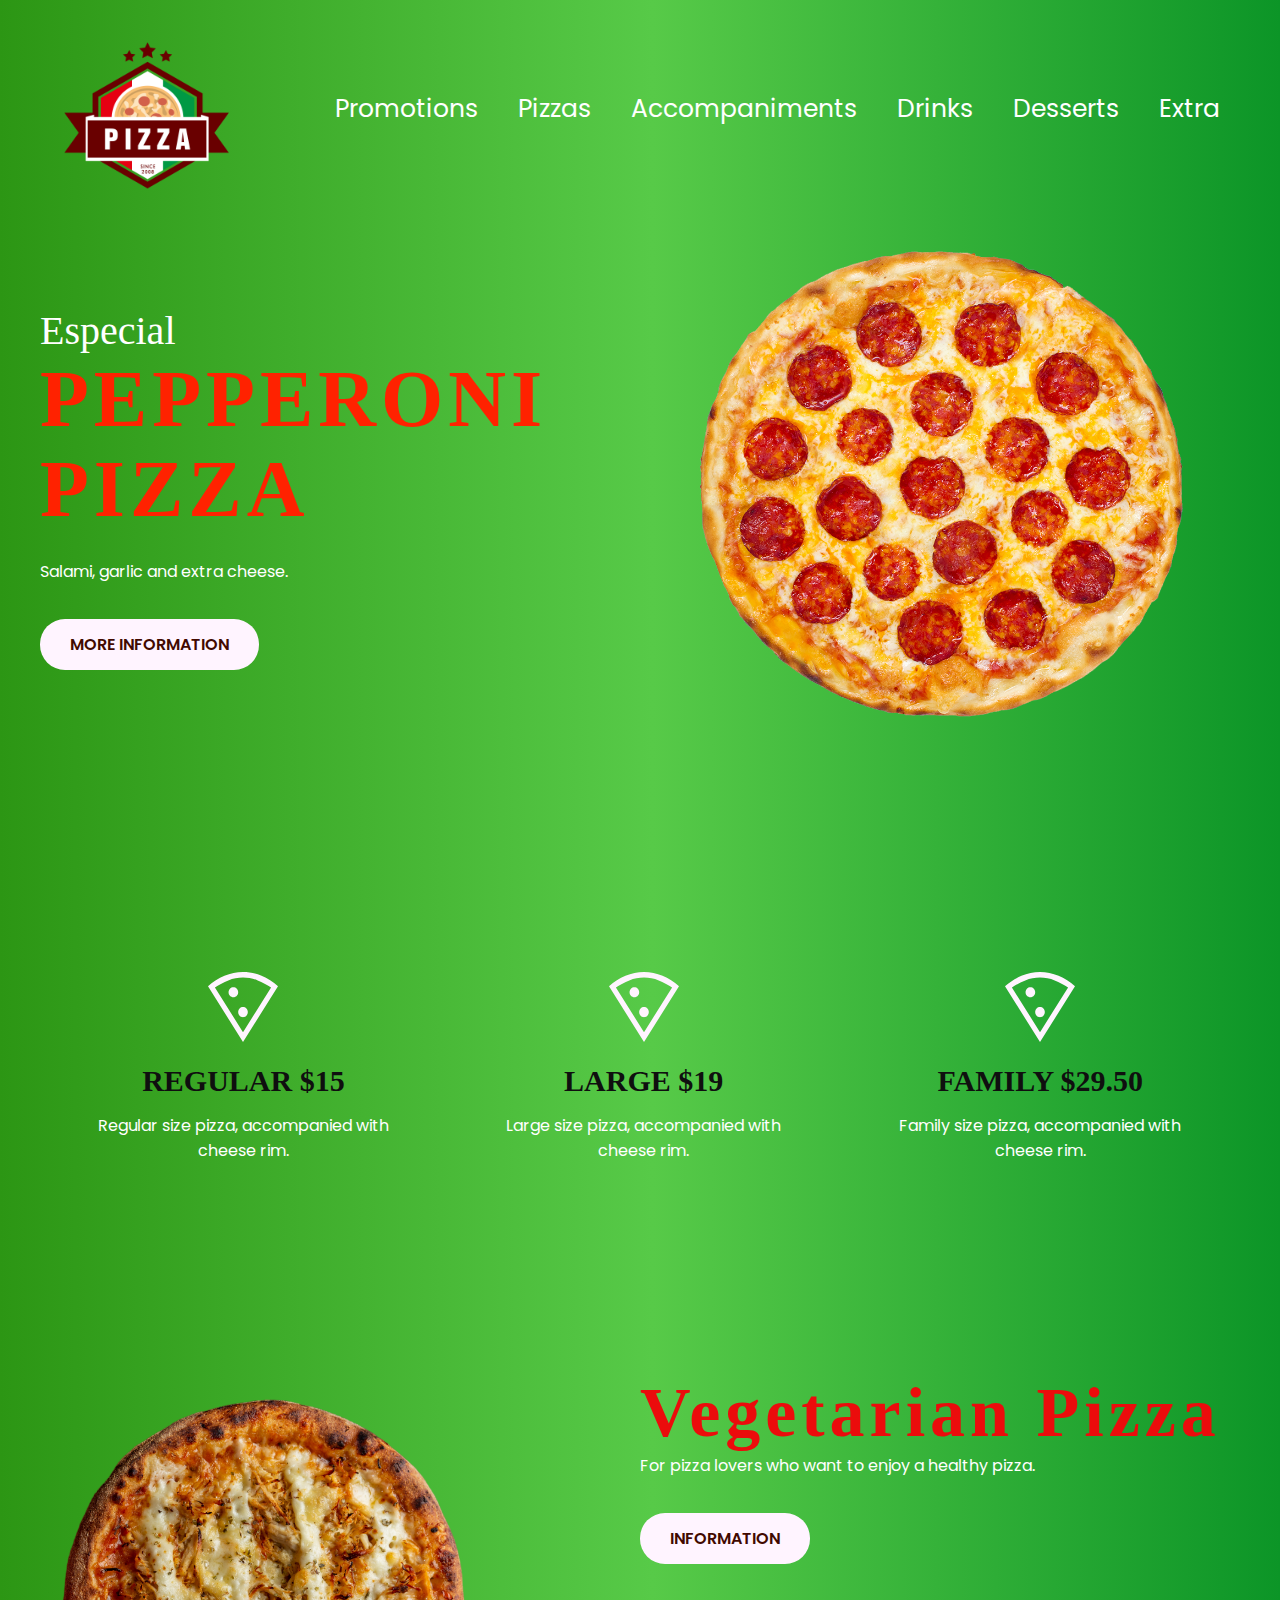
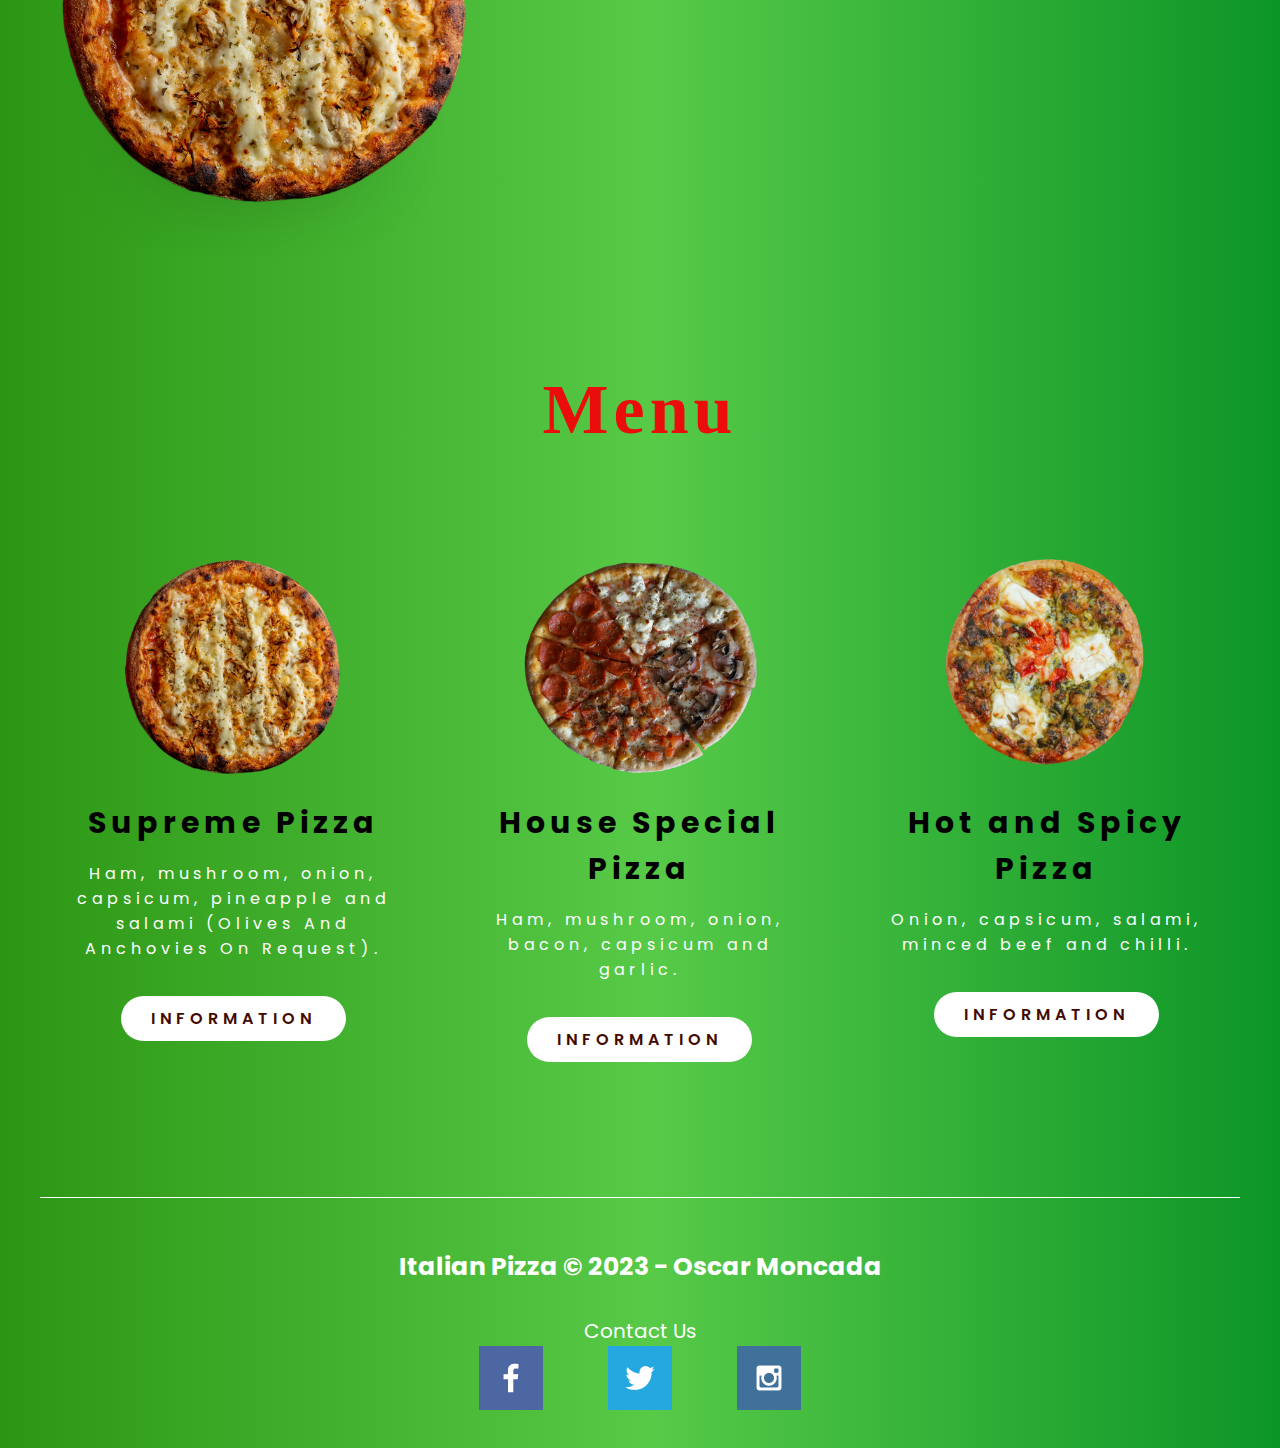
<file: index.html>
<!DOCTYPE html>
<html lang="en">
<head>
    <meta charset="UTF-8">
    <meta http-equiv="X-UA-Compatible" content="IE=edge">
    <meta name="viewport" content="width=device-width, initial-scale=1.0">
    <title>Document</title>
    <link rel="stylesheet" href="style.css">
</head>
<body>
    <header class="header">
        <div class="menu container">

            <a href="#" class="logo">
                <img class="logo" src="images/logo.png" alt="">
            </a>

            <nav class="navbar">

                <ul>
                    <li><a href="promotions.html">Promotions</a></li> 
                    <li><a href="pizzas.html">Pizzas</a></li> 
                    <li><a href="Accompaniments.html">Accompaniments</a></li> 
                    <li><a href="Drinks.html">Drinks</a></li> 
                    <li><a href="Desserts.html">Desserts</a></li> 
                    <li><a href="Extra.html">Extra</a></li> 
                </ul>

            </nav>

        </div>

        <div class="header-content container">

            <div class="header-txt">
                <span>Especial</span>
                <h1>Pepperoni Pizza</h1>
                <p>
                    Salami, garlic and extra cheese.
                </p>
                <a href="#" class="btn-1" >More Information</a>
            </div>
            <div class="header-img">
                <img src="images/peperoni.png" alt="">
            </div>

        </div>

    </header>

    <main class="services container">

        <div class="services-1">
            <img src="images/i1.svg" alt="">
            <h3>REGULAR $15</h3>
            <p>
                Regular size pizza, accompanied with cheese rim.
            </p>
        
        </div>

        <div class="services-1">
            <img src="images/i1.svg" alt="">
            <h3>LARGE $19 </h3>
            <p>
                Large size pizza, accompanied with cheese rim.
            </p>
        
        </div>

        <div class="services-1">
            <img src="images/i1.svg" alt="">
            <h3>FAMILY $29.50</h3>
            <p>
                Family size pizza, accompanied with cheese rim.
            </p>
        
        </div>

        
    </main>

    <section class="info container">

        <div class="info-1">
            <img src="images/bg-2.png" alt="">

        </div>

        <div class="info-2">

            <h2>Vegetarian Pizza</h2>

            <p>
                For pizza lovers who want to enjoy a healthy pizza.
            </p>
            <a href="#" class="btn-1">Information</a>

        </div>

    </section>


    <section class="pizza container">

        <h2>Menu</h2>

        <div class="pizza-content">

            <div class="pizza-1">
                <img src="images/piz1.png" alt="">
                <h3>Supreme Pizza</h3>

                <p>
                    Ham, mushroom, onion, capsicum, pineapple and salami (Olives And Anchovies On Request).
                </p>
                <a href="#" class="btn-2">Information</a>
            </div>

            <div class="pizza-1">
                <img src="images/piz2.png" alt="">
                <h3>House Special Pizza</h3>

                <p>
                    Ham, mushroom, onion, bacon, capsicum and garlic.
                </p>
                <a href="#" class="btn-2">Information</a>
            </div>

            <div class="pizza-1">
                <img src="images/piz3.png" alt="">
                <h3>Hot and Spicy Pizza</h3>

                <p>
                    Onion, capsicum, salami, minced beef and chilli.
                </p>
                <a href="#" class="btn-2">Information</a>
            </div>

        </div>

    </section>

    <footer class="footer container">

        <div class="link">
           <h3> Italian Pizza &copy; 2023 - Oscar Moncada </h3>
           <ul>
               <li><a href="#">Contact Us</a></li>
           </ul>

            <a href="https://facebook.com">
                <img src="images/facebook.png" alt="fb icon">
            </a>
            <a href="https://twitter.com">
                <img src="images/twitter.png" alt="twitter icon">
            </a>
            <a href="https://instagram.com">
                <img src="images/instagram.png" alt="instagram icon">
            </a>
        </div>


    </footer>

</body>

</html>
</file>
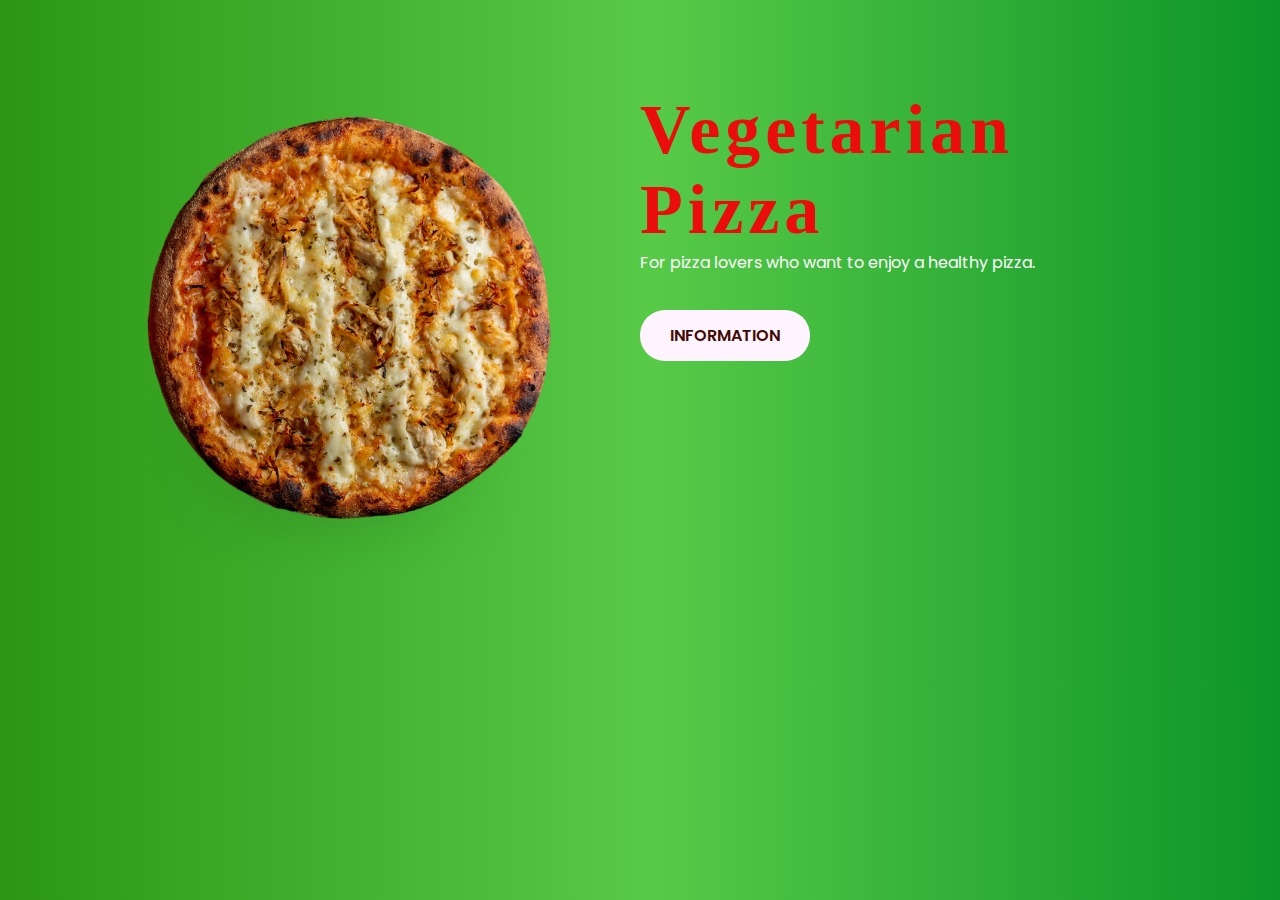
<file: Accompaniments.html>
<!DOCTYPE html>
<html lang="en">
<head>
    <meta charset="UTF-8">
    <meta http-equiv="X-UA-Compatible" content="IE=edge">
    <meta name="viewport" content="width=device-width, initial-scale=1.0">
    <title>Document</title>
    <link rel="stylesheet" href="style.css">
</head>
<body>
    <header class="header">


    <section class="info container">

        <div class="info-1">
            <img src="images/bg-2.png" alt="">

        </div>

        <div class="info-2">

            <h2>Vegetarian Pizza</h2>

            <p>
                For pizza lovers who want to enjoy a healthy pizza.
            </p>
            <a href="#" class="btn-1">Information</a>

        </div>

    </section>

    </header>

 

</body>

</html>
</file>
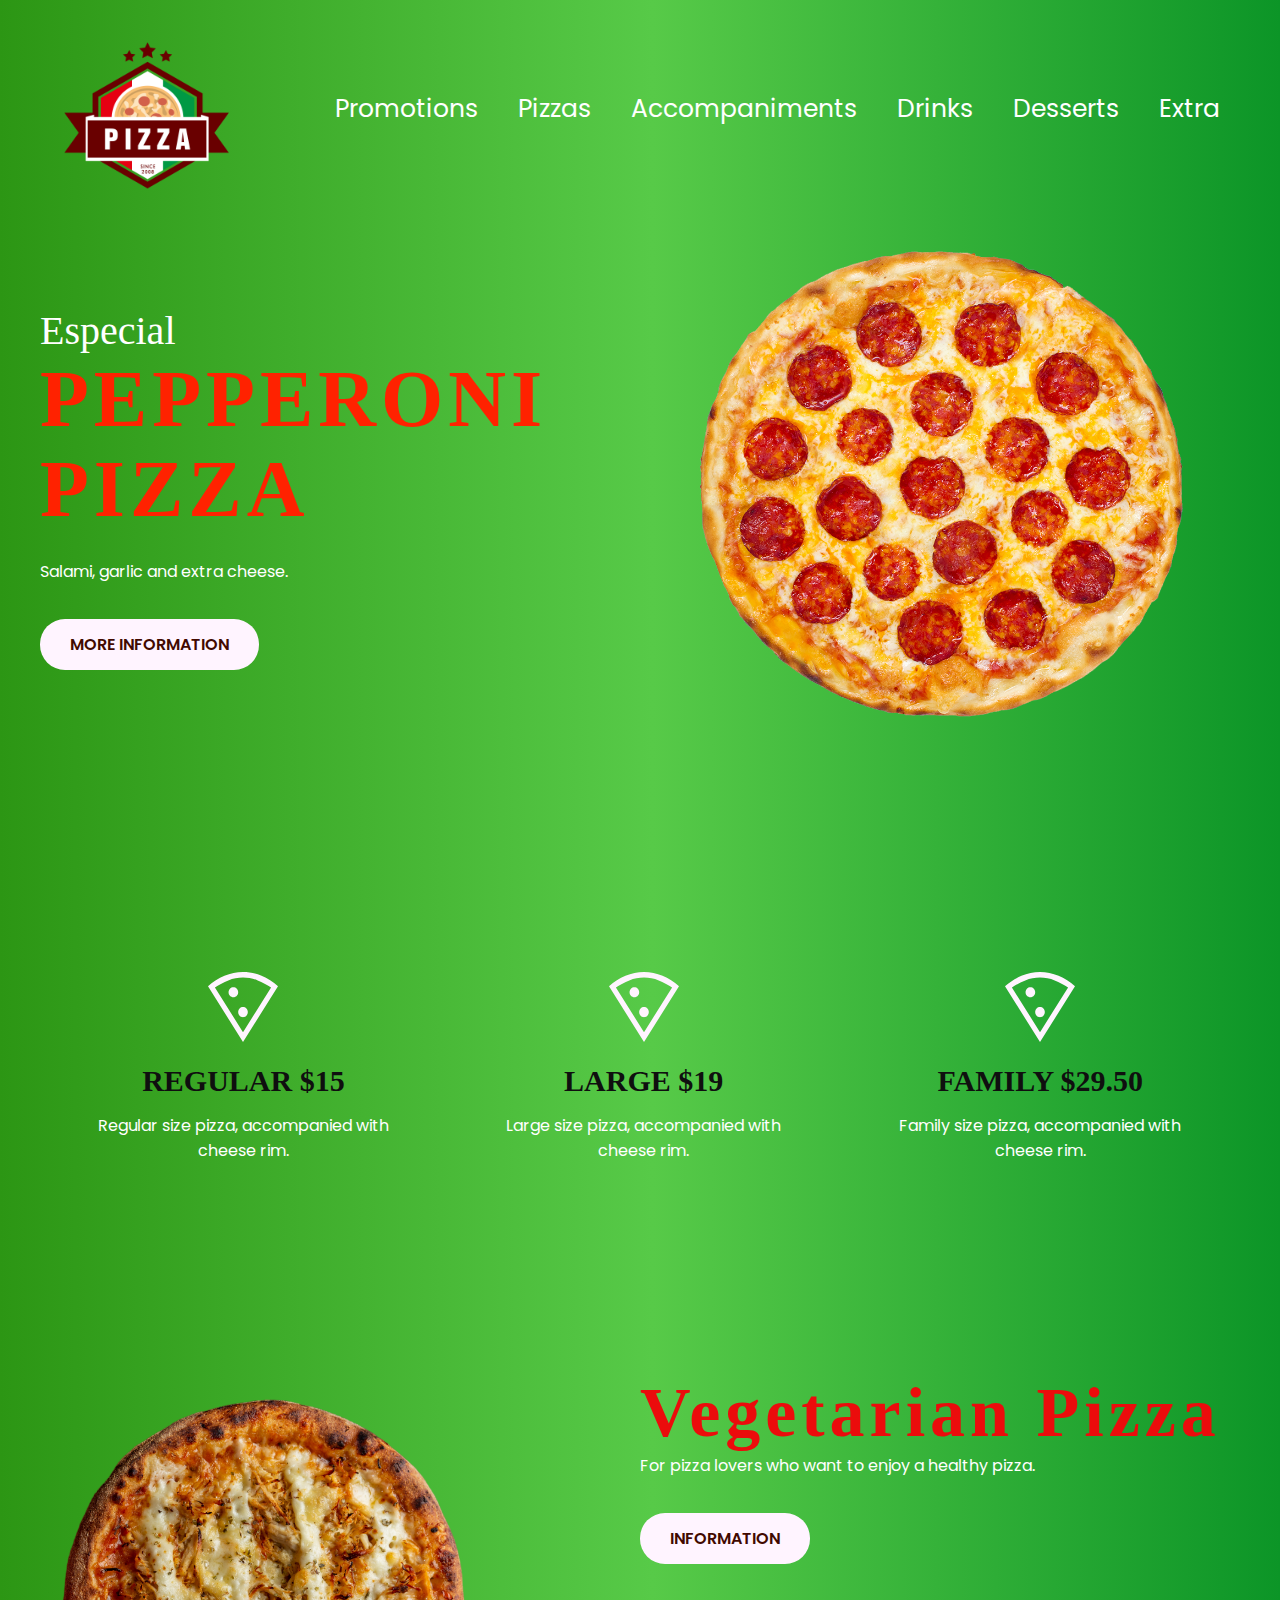
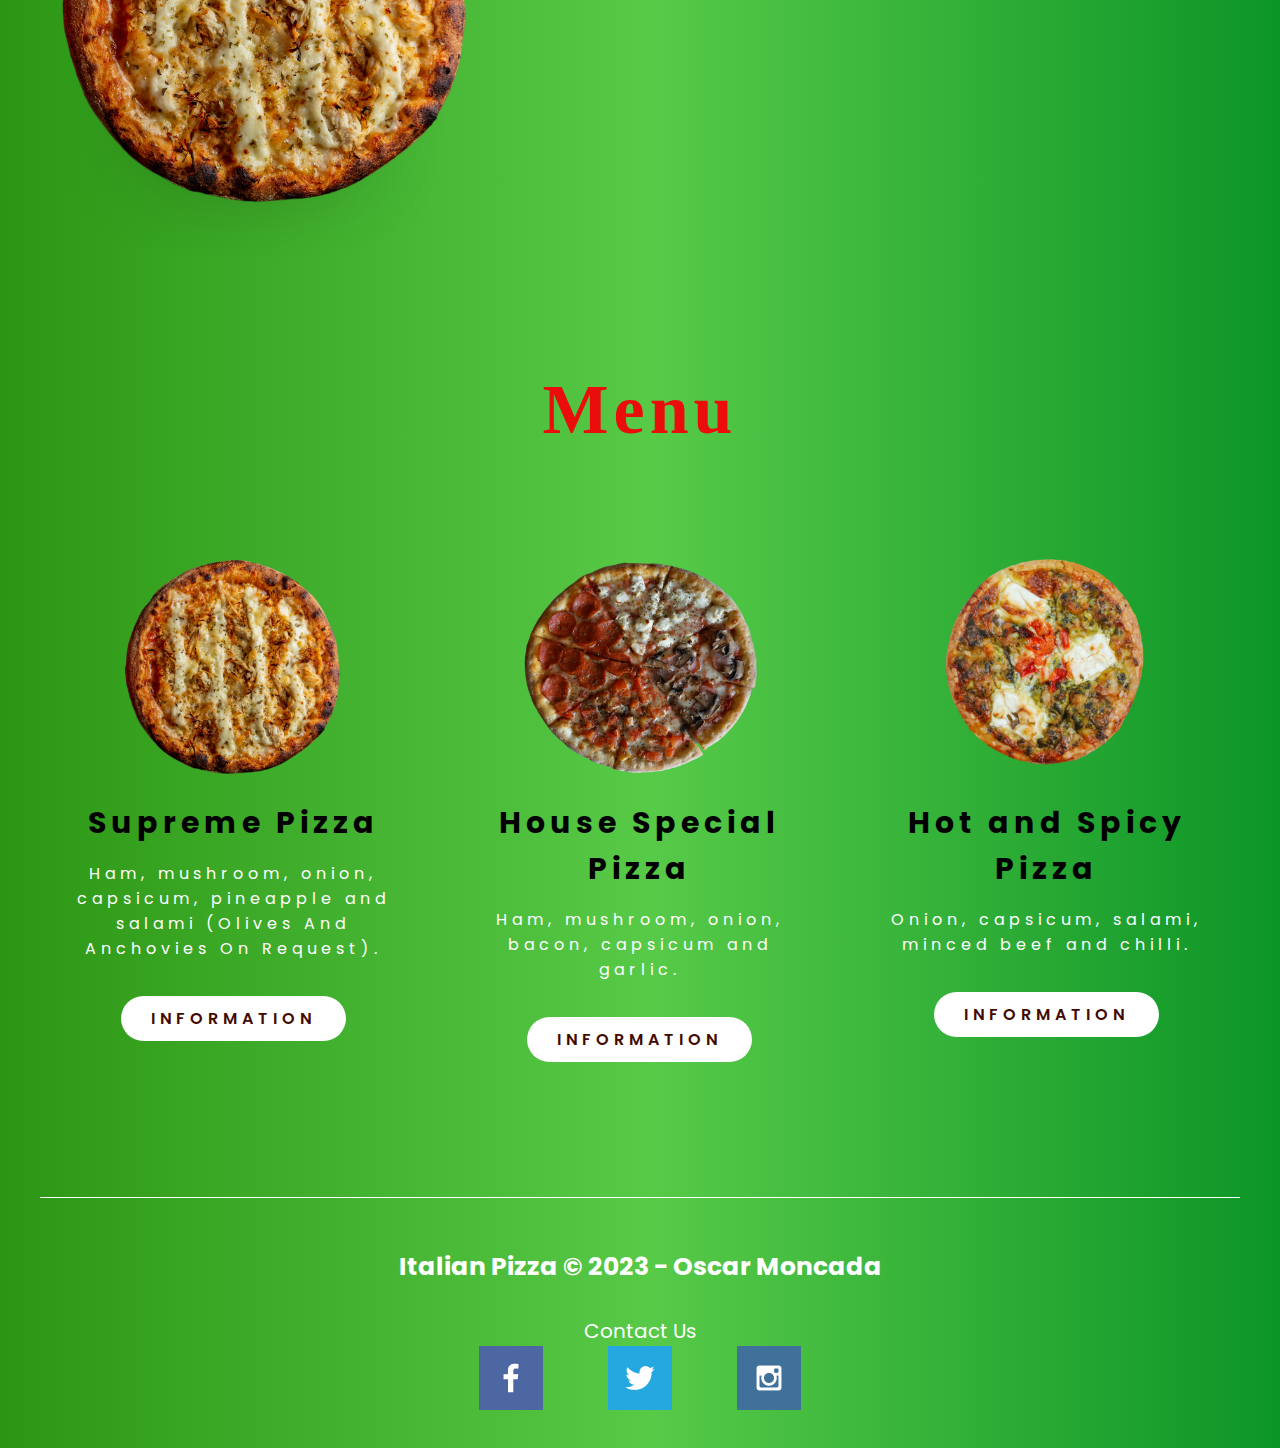
<file: Desserts.html>
<!DOCTYPE html>
<html lang="en">
<head>
    <meta charset="UTF-8">
    <meta http-equiv="X-UA-Compatible" content="IE=edge">
    <meta name="viewport" content="width=device-width, initial-scale=1.0">
    <title>Document</title>
    <link rel="stylesheet" href="style.css">
</head>
<body>
    <header class="header">
        <div class="menu container">

            <a href="#" class="logo">
                <img class="logo" src="images/logo.png" alt="">
            </a>

            <nav class="navbar">

                <ul>
                    <li><a href="promotions.html">Promotions</a></li> 
                    <li><a href="pizzas.html">Pizzas</a></li> 
                    <li><a href="Accompaniments.html">Accompaniments</a></li> 
                    <li><a href="Drinks.html">Drinks</a></li> 
                    <li><a href="index.html">Desserts</a></li> 
                    <li><a href="Extra.html">Extra</a></li>
                </ul>

            </nav>

        </div>

        <div class="header-content container">

            <div class="header-txt">
                <span>Especial</span>
                <h1>Pepperoni Pizza</h1>
                <p>
                    Salami, garlic and extra cheese.
                </p>
                <a href="#" class="btn-1" >More Information</a>
            </div>
            <div class="header-img">
                <img src="images/peperoni.png" alt="">
            </div>

        </div>

    </header>

    <main class="services container">

        <div class="services-1">
            <img src="images/i1.svg" alt="">
            <h3>REGULAR $15</h3>
            <p>
                Regular size pizza, accompanied with cheese rim.
            </p>
        
        </div>

        <div class="services-1">
            <img src="images/i1.svg" alt="">
            <h3>LARGE $19 </h3>
            <p>
                Large size pizza, accompanied with cheese rim.
            </p>
        
        </div>

        <div class="services-1">
            <img src="images/i1.svg" alt="">
            <h3>FAMILY $29.50</h3>
            <p>
                Family size pizza, accompanied with cheese rim.
            </p>
        
        </div>

        
    </main>

    <section class="info container">

        <div class="info-1">
            <img src="images/bg-2.png" alt="">

        </div>

        <div class="info-2">

            <h2>Vegetarian Pizza</h2>

            <p>
                For pizza lovers who want to enjoy a healthy pizza.
            </p>
            <a href="#" class="btn-1">Information</a>

        </div>

    </section>


    <section class="pizza container">

        <h2>Menu</h2>

        <div class="pizza-content">

            <div class="pizza-1">
                <img src="images/piz1.png" alt="">
                <h3>Supreme Pizza</h3>

                <p>
                    Ham, mushroom, onion, capsicum, pineapple and salami (Olives And Anchovies On Request).
                </p>
                <a href="#" class="btn-2">Information</a>
            </div>

            <div class="pizza-1">
                <img src="images/piz2.png" alt="">
                <h3>House Special Pizza</h3>

                <p>
                    Ham, mushroom, onion, bacon, capsicum and garlic.
                </p>
                <a href="#" class="btn-2">Information</a>
            </div>

            <div class="pizza-1">
                <img src="images/piz3.png" alt="">
                <h3>Hot and Spicy Pizza</h3>

                <p>
                    Onion, capsicum, salami, minced beef and chilli.
                </p>
                <a href="#" class="btn-2">Information</a>
            </div>

        </div>

    </section>

    <footer class="footer container">

        <div class="link">
           <h3> Italian Pizza &copy; 2023 - Oscar Moncada </h3>
           <ul>
               <li><a href="#">Contact Us</a></li>
           </ul>

            <a href="https://facebook.com">
                <img src="images/facebook.png" alt="fb icon">
            </a>
            <a href="https://twitter.com">
                <img src="images/twitter.png" alt="twitter icon">
            </a>
            <a href="https://instagram.com">
                <img src="images/instagram.png" alt="instagram icon">
            </a>
        </div>


    </footer>

</body>

</html>
</file>
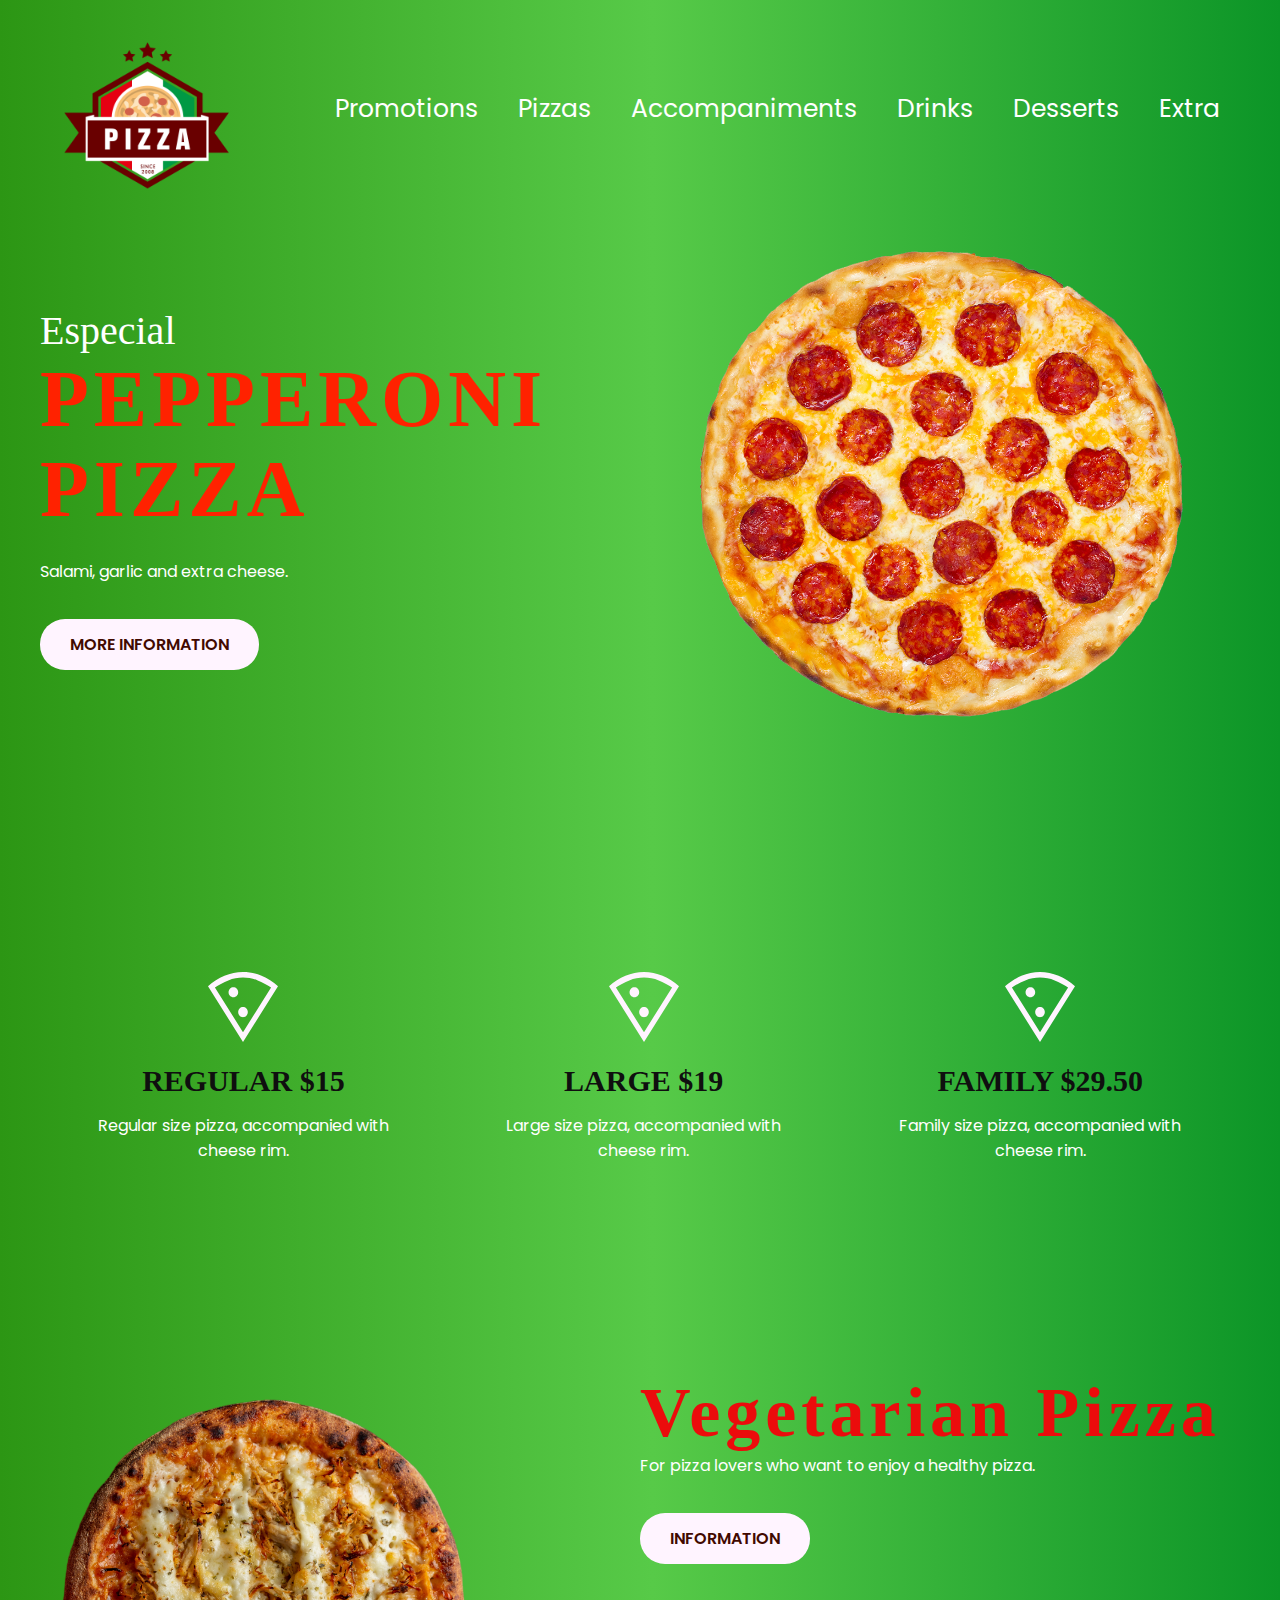
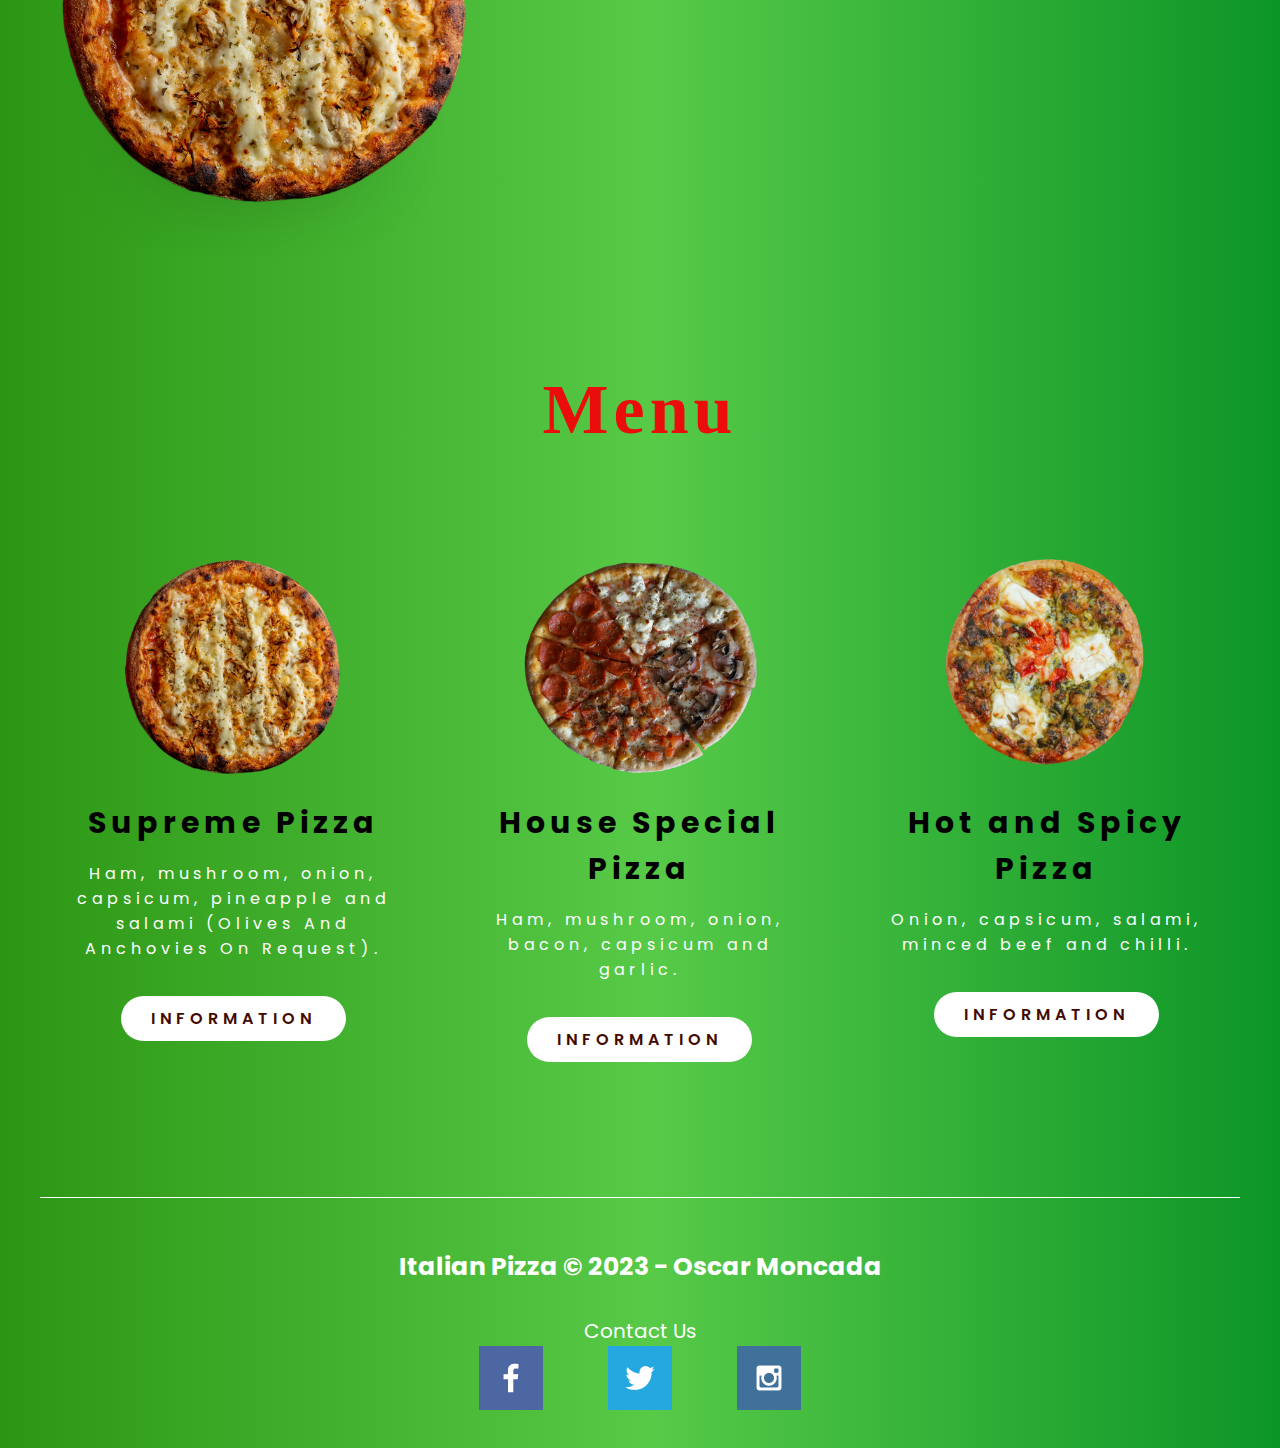
<file: Drinks.html>
<!DOCTYPE html>
<html lang="en">
<head>
    <meta charset="UTF-8">
    <meta http-equiv="X-UA-Compatible" content="IE=edge">
    <meta name="viewport" content="width=device-width, initial-scale=1.0">
    <title>Document</title>
    <link rel="stylesheet" href="style.css">
</head>
<body>
    <header class="header">
        <div class="menu container">

            <a href="#" class="logo">
                <img class="logo" src="images/logo.png" alt="">
            </a>

            <nav class="navbar">

                <ul>
                    <li><a href="promotions.html">Promotions</a></li> 
                    <li><a href="pizzas.html">Pizzas</a></li> 
                    <li><a href="Accompaniments.html">Accompaniments</a></li> 
                    <li><a href="index.html">Drinks</a></li> 
                    <li><a href="Desserts.html">Desserts</a></li> 
                    <li><a href="Extra.html">Extra</a></li>
                </ul>

            </nav>

        </div>

        <div class="header-content container">

            <div class="header-txt">
                <span>Especial</span>
                <h1>Pepperoni Pizza</h1>
                <p>
                    Salami, garlic and extra cheese.
                </p>
                <a href="#" class="btn-1" >More Information</a>
            </div>
            <div class="header-img">
                <img src="images/peperoni.png" alt="">
            </div>

        </div>

    </header>

    <main class="services container">

        <div class="services-1">
            <img src="images/i1.svg" alt="">
            <h3>REGULAR $15</h3>
            <p>
                Regular size pizza, accompanied with cheese rim.
            </p>
        
        </div>

        <div class="services-1">
            <img src="images/i1.svg" alt="">
            <h3>LARGE $19 </h3>
            <p>
                Large size pizza, accompanied with cheese rim.
            </p>
        
        </div>

        <div class="services-1">
            <img src="images/i1.svg" alt="">
            <h3>FAMILY $29.50</h3>
            <p>
                Family size pizza, accompanied with cheese rim.
            </p>
        
        </div>

        
    </main>

    <section class="info container">

        <div class="info-1">
            <img src="images/bg-2.png" alt="">

        </div>

        <div class="info-2">

            <h2>Vegetarian Pizza</h2>

            <p>
                For pizza lovers who want to enjoy a healthy pizza.
            </p>
            <a href="#" class="btn-1">Information</a>

        </div>

    </section>


    <section class="pizza container">

        <h2>Menu</h2>

        <div class="pizza-content">

            <div class="pizza-1">
                <img src="images/piz1.png" alt="">
                <h3>Supreme Pizza</h3>

                <p>
                    Ham, mushroom, onion, capsicum, pineapple and salami (Olives And Anchovies On Request).
                </p>
                <a href="#" class="btn-2">Information</a>
            </div>

            <div class="pizza-1">
                <img src="images/piz2.png" alt="">
                <h3>House Special Pizza</h3>

                <p>
                    Ham, mushroom, onion, bacon, capsicum and garlic.
                </p>
                <a href="#" class="btn-2">Information</a>
            </div>

            <div class="pizza-1">
                <img src="images/piz3.png" alt="">
                <h3>Hot and Spicy Pizza</h3>

                <p>
                    Onion, capsicum, salami, minced beef and chilli.
                </p>
                <a href="#" class="btn-2">Information</a>
            </div>

        </div>

    </section>

    <footer class="footer container">

        <div class="link">
           <h3> Italian Pizza &copy; 2023 - Oscar Moncada </h3>
           <ul>
               <li><a href="#">Contact Us</a></li>
           </ul>

            <a href="https://facebook.com">
                <img src="images/facebook.png" alt="fb icon">
            </a>
            <a href="https://twitter.com">
                <img src="images/twitter.png" alt="twitter icon">
            </a>
            <a href="https://instagram.com">
                <img src="images/instagram.png" alt="instagram icon">
            </a>
        </div>


    </footer>

</body>

</html>
</file>
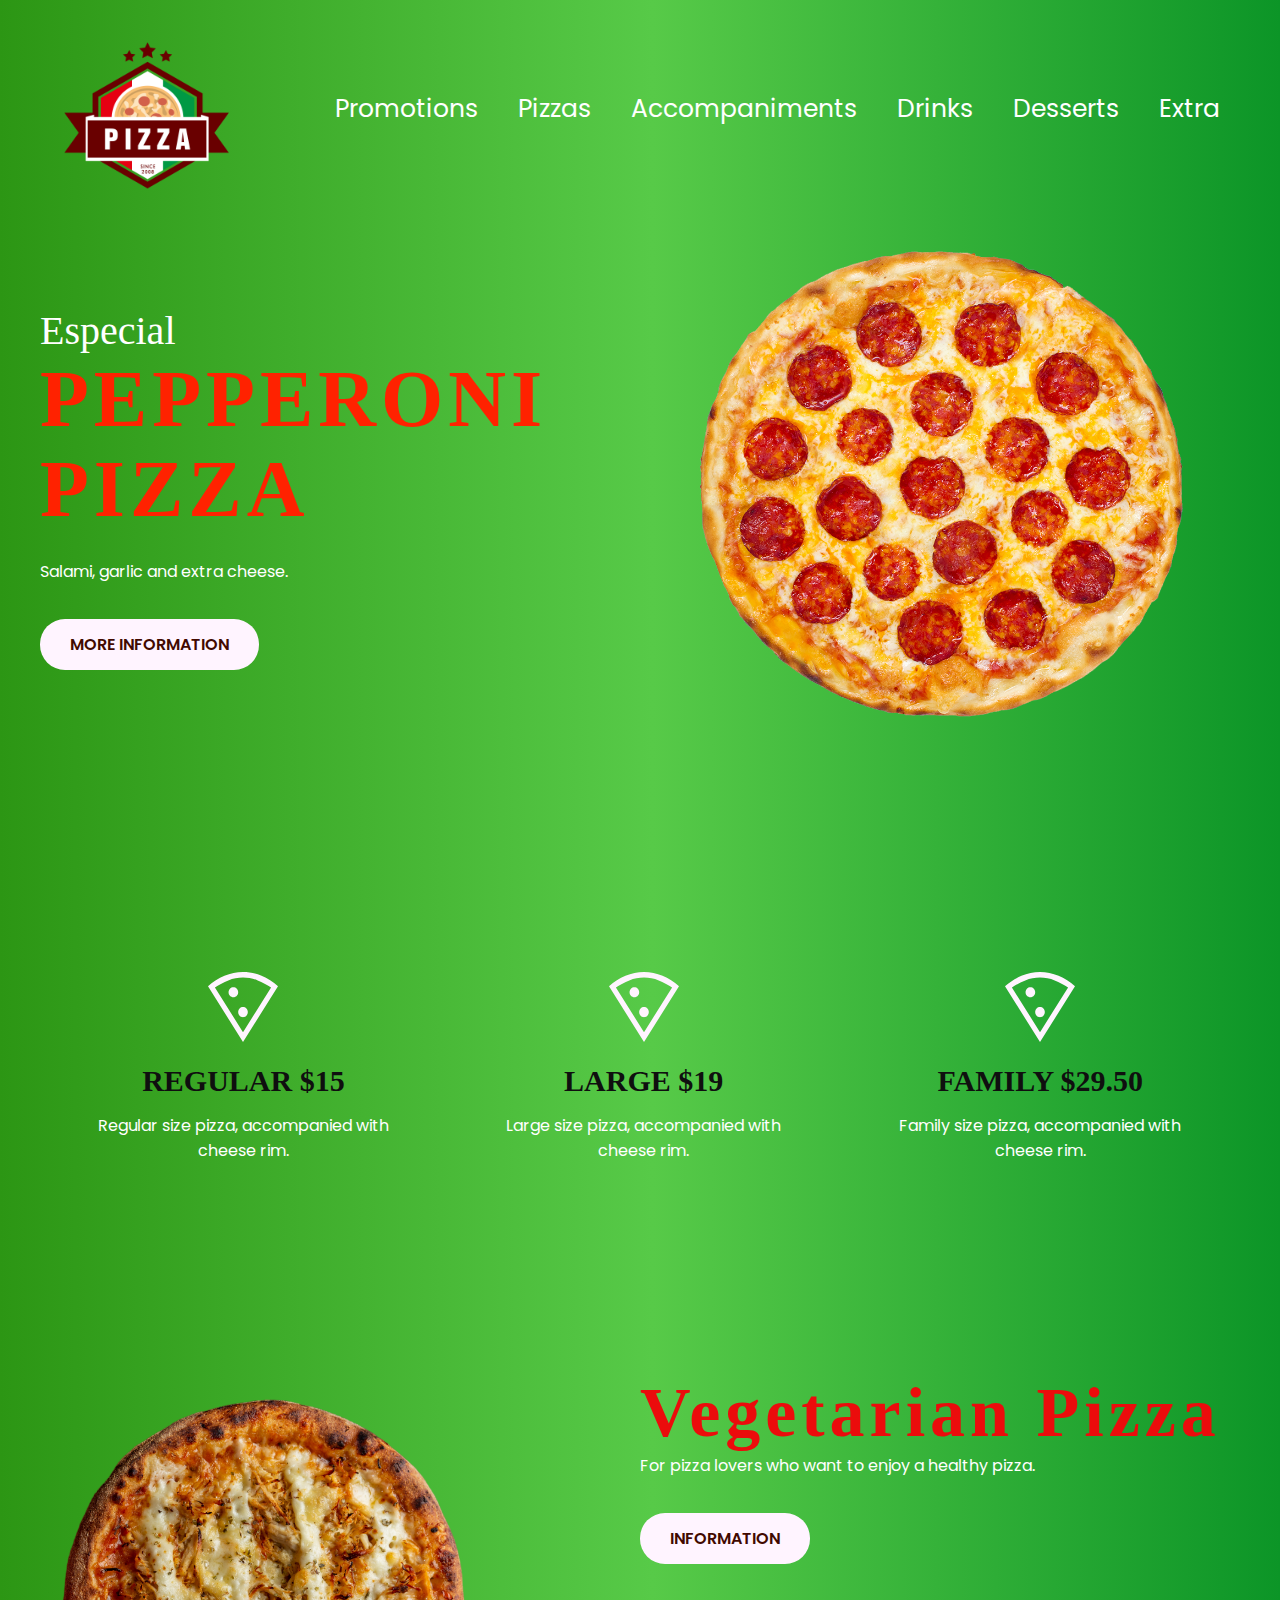
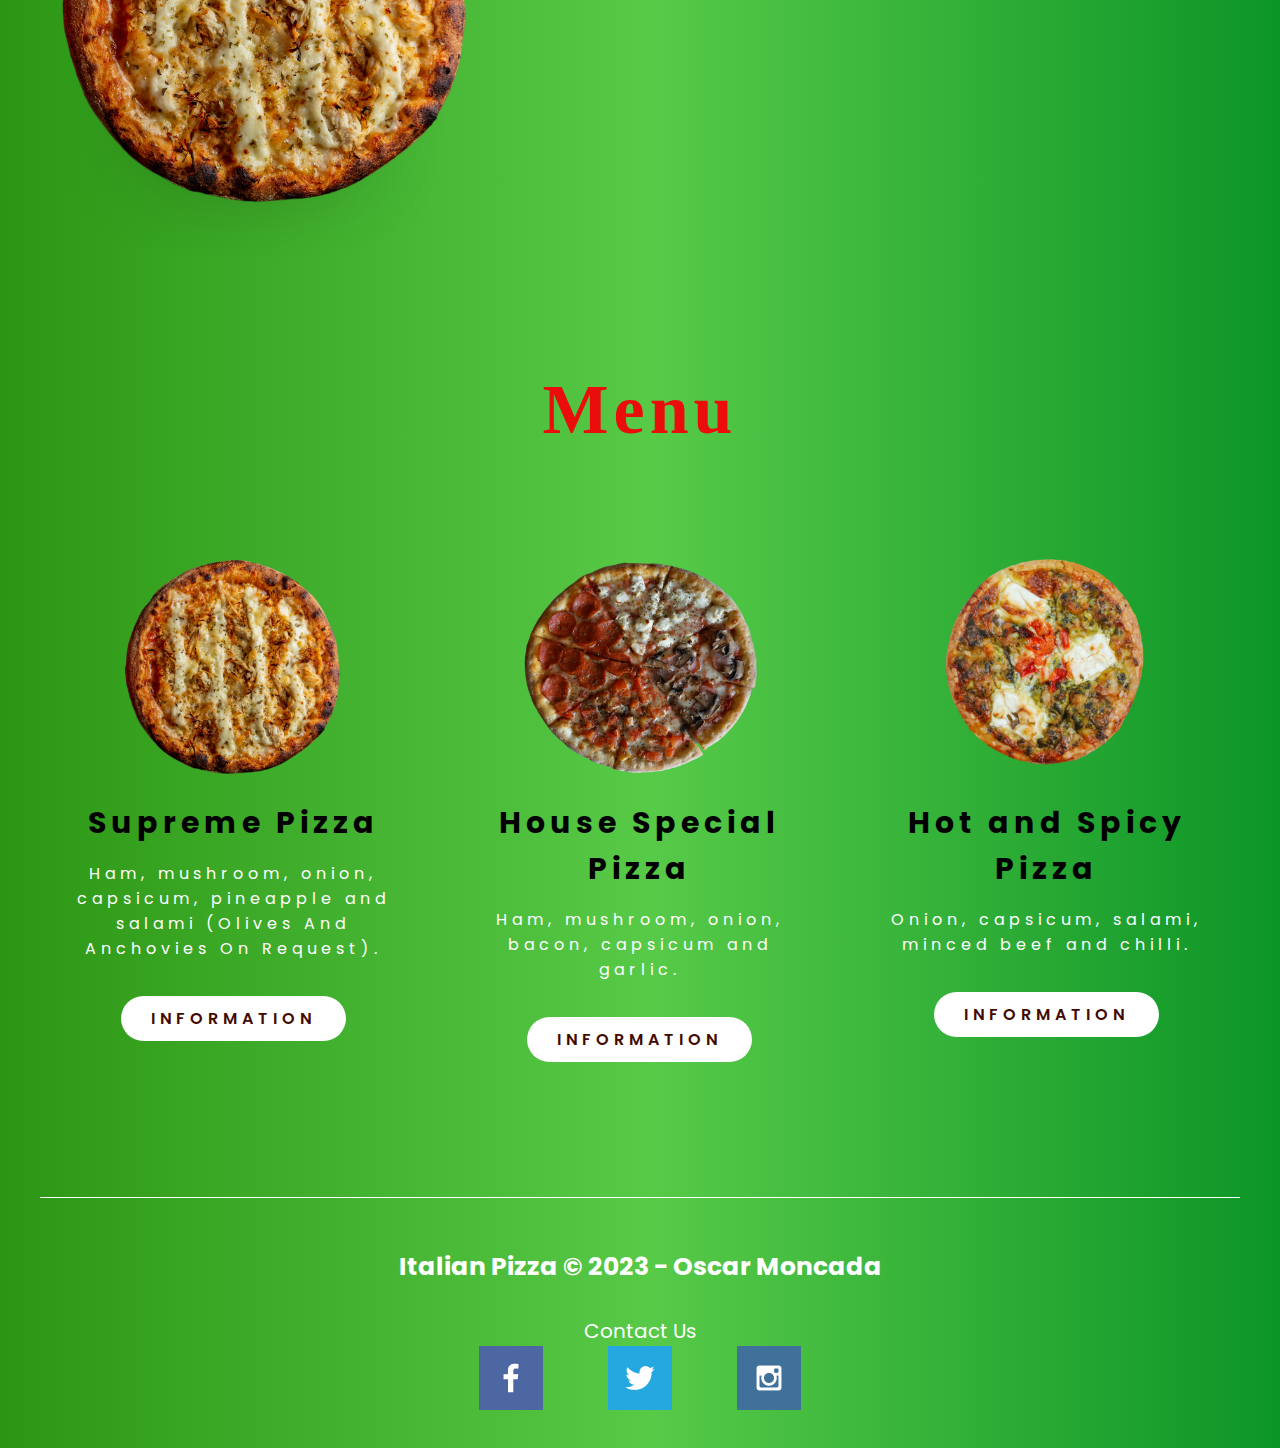
<file: Extra.html>
<!DOCTYPE html>
<html lang="en">
<head>
    <meta charset="UTF-8">
    <meta http-equiv="X-UA-Compatible" content="IE=edge">
    <meta name="viewport" content="width=device-width, initial-scale=1.0">
    <title>Document</title>
    <link rel="stylesheet" href="style.css">
</head>
<body>
    <header class="header">
        <div class="menu container">

            <a href="#" class="logo">
                <img class="logo" src="images/logo.png" alt="">
            </a>

            <nav class="navbar">

                <ul>
                    <li><a href="promotions.html">Promotions</a></li> 
                    <li><a href="pizzas.html">Pizzas</a></li> 
                    <li><a href="Accompaniments.html">Accompaniments</a></li> 
                    <li><a href="Drinks.html">Drinks</a></li> 
                    <li><a href="Desserts.html">Desserts</a></li> 
                    <li><a href="index.html">Extra</a></li>
                </ul>

            </nav>

        </div>

        <div class="header-content container">

            <div class="header-txt">
                <span>Especial</span>
                <h1>Pepperoni Pizza</h1>
                <p>
                    Salami, garlic and extra cheese.
                </p>
                <a href="#" class="btn-1" >More Information</a>
            </div>
            <div class="header-img">
                <img src="images/peperoni.png" alt="">
            </div>

        </div>

    </header>

    <main class="services container">

        <div class="services-1">
            <img src="images/i1.svg" alt="">
            <h3>REGULAR $15</h3>
            <p>
                Regular size pizza, accompanied with cheese rim.
            </p>
        
        </div>

        <div class="services-1">
            <img src="images/i1.svg" alt="">
            <h3>LARGE $19 </h3>
            <p>
                Large size pizza, accompanied with cheese rim.
            </p>
        
        </div>

        <div class="services-1">
            <img src="images/i1.svg" alt="">
            <h3>FAMILY $29.50</h3>
            <p>
                Family size pizza, accompanied with cheese rim.
            </p>
        
        </div>

        
    </main>

    <section class="info container">

        <div class="info-1">
            <img src="images/bg-2.png" alt="">

        </div>

        <div class="info-2">

            <h2>Vegetarian Pizza</h2>

            <p>
                For pizza lovers who want to enjoy a healthy pizza.
            </p>
            <a href="#" class="btn-1">Information</a>

        </div>

    </section>


    <section class="pizza container">

        <h2>Menu</h2>

        <div class="pizza-content">

            <div class="pizza-1">
                <img src="images/piz1.png" alt="">
                <h3>Supreme Pizza</h3>

                <p>
                    Ham, mushroom, onion, capsicum, pineapple and salami (Olives And Anchovies On Request).
                </p>
                <a href="#" class="btn-2">Information</a>
            </div>

            <div class="pizza-1">
                <img src="images/piz2.png" alt="">
                <h3>House Special Pizza</h3>

                <p>
                    Ham, mushroom, onion, bacon, capsicum and garlic.
                </p>
                <a href="#" class="btn-2">Information</a>
            </div>

            <div class="pizza-1">
                <img src="images/piz3.png" alt="">
                <h3>Hot and Spicy Pizza</h3>

                <p>
                    Onion, capsicum, salami, minced beef and chilli.
                </p>
                <a href="#" class="btn-2">Information</a>
            </div>

        </div>

    </section>

    <footer class="footer container">

        <div class="link">
           <h3> Italian Pizza &copy; 2023 - Oscar Moncada </h3>
           <ul>
               <li><a href="#">Contact Us</a></li>
           </ul>

            <a href="https://facebook.com">
                <img src="images/facebook.png" alt="fb icon">
            </a>
            <a href="https://twitter.com">
                <img src="images/twitter.png" alt="twitter icon">
            </a>
            <a href="https://instagram.com">
                <img src="images/instagram.png" alt="instagram icon">
            </a>
        </div>


    </footer>

</body>

</html>
</file>
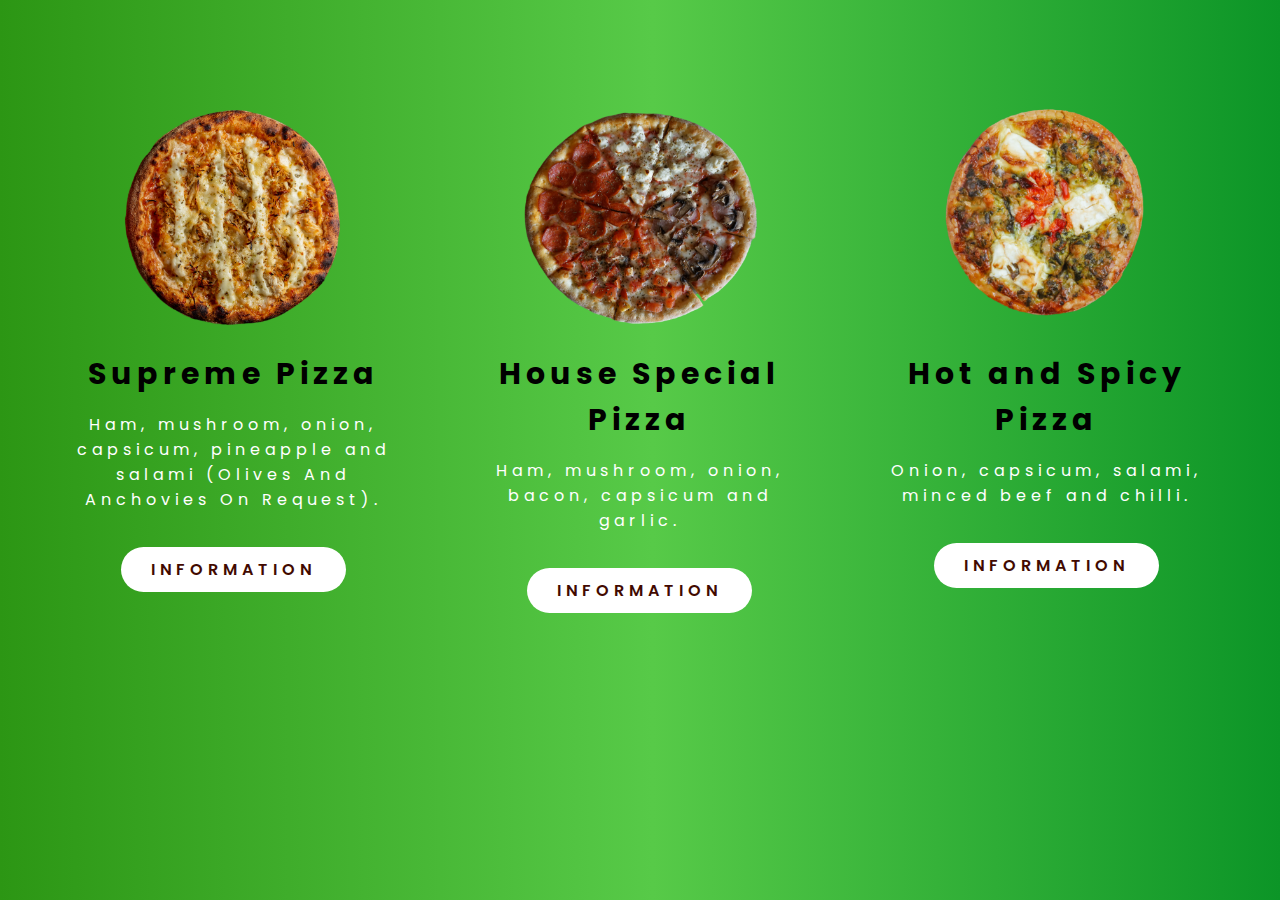
<file: pizzas.html>
<!DOCTYPE html>
<html lang="en">
<head>
    <meta charset="UTF-8">
    <meta http-equiv="X-UA-Compatible" content="IE=edge">
    <meta name="viewport" content="width=device-width, initial-scale=1.0">
    <title>Document</title>
    <link rel="stylesheet" href="style.css">
</head>
<body>
    <header class="header">

    <section class="pizza container">

        <h2></h2>

        <div class="pizza-content">

            <div class="pizza-1">
                <img src="images/piz1.png" alt="">
                <h3>Supreme Pizza</h3>

                <p>
                    Ham, mushroom, onion, capsicum, pineapple and salami (Olives And Anchovies On Request).
                </p>
                <a href="#" class="btn-2">Information</a>
            </div>

            <div class="pizza-1">
                <img src="images/piz2.png" alt="">
                <h3>House Special Pizza</h3>

                <p>
                    Ham, mushroom, onion, bacon, capsicum and garlic.
                </p>
                <a href="#" class="btn-2">Information</a>
            </div>

            <div class="pizza-1">
                <img src="images/piz3.png" alt="">
                <h3>Hot and Spicy Pizza</h3>

                <p>
                    Onion, capsicum, salami, minced beef and chilli.
                </p>
                <a href="#" class="btn-2">Information</a>
            </div>

        </div>

    </section>

    </header>

</body>

</html>
</file>
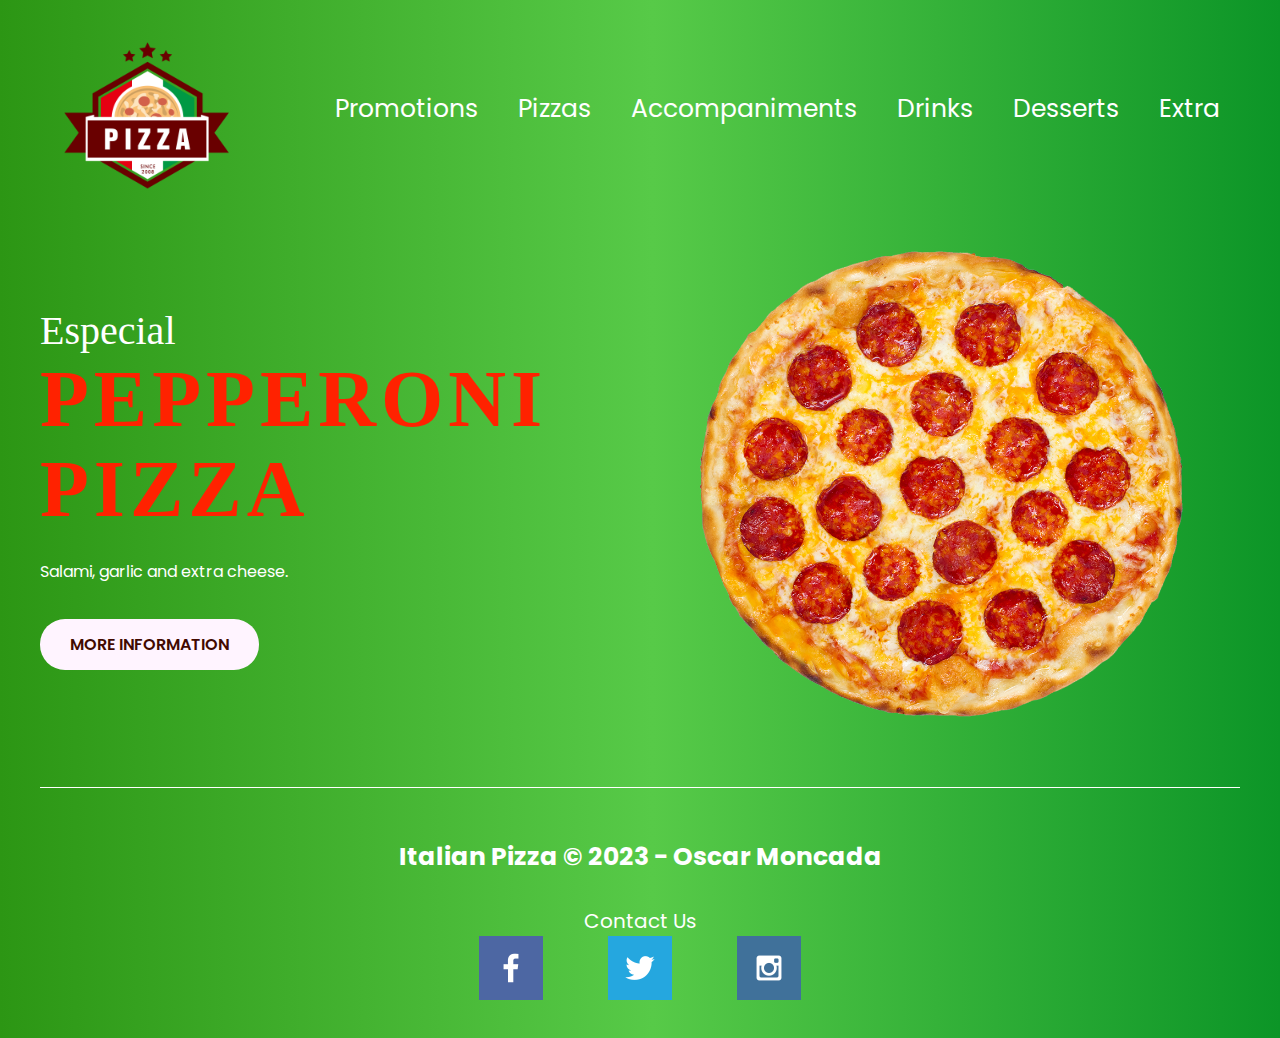
<file: promotions.html>
<!DOCTYPE html>
<html lang="en">
<head>
    <meta charset="UTF-8">
    <meta http-equiv="X-UA-Compatible" content="IE=edge">
    <meta name="viewport" content="width=device-width, initial-scale=1.0">
    <title>Document</title>
    <link rel="stylesheet" href="style.css">
</head>
<body>
    <header class="header">
        <div class="menu container">

            <a href="#" class="logo">
                <img class="logo" src="images/logo.png" alt="">
            </a>

            <nav class="navbar">

                <ul>
                    <li><a href="index.html">Promotions</a></li> 
                    <li><a href="pizzas.html">Pizzas</a></li> 
                    <li><a href="Accompaniments.html">Accompaniments</a></li> 
                    <li><a href="Drinks.html">Drinks</a></li> 
                    <li><a href="Desserts.html">Desserts</a></li> 
                    <li><a href="Extra.html">Extra</a></li> 
                </ul>

            </nav>

        </div>

        <div class="header-content container">

            <div class="header-txt">
                <span>Especial</span>
                <h1>Pepperoni Pizza</h1>
                <p>
                    Salami, garlic and extra cheese.
                </p>
                <a href="#" class="btn-1" >More Information</a>
            </div>
            <div class="header-img">
                <img src="images/peperoni.png" alt="">
            </div>

        </div>

    </header>

    <footer class="footer container">

        <div class="link">
           <h3> Italian Pizza &copy; 2023 - Oscar Moncada </h3>
           <ul>
               <li><a href="#">Contact Us</a></li>
           </ul>

            <a href="https://facebook.com">
                <img src="images/facebook.png" alt="fb icon">
            </a>
            <a href="https://twitter.com">
                <img src="images/twitter.png" alt="twitter icon">
            </a>
            <a href="https://instagram.com">
                <img src="images/instagram.png" alt="instagram icon">
            </a>
        </div>


    </footer>

</body>

</html>
</file>
<file: style.css>
@import url('https://fonts.googleapis.com/css2?family=Audiowide&family=Poppins:wght@500;600;700;800&family=Raleway:wght@200&display=swap');
@import url('https://fonts.googleapis.com/css2?family=Audiowide&family=Permanent+Marker&family=Poppins:wght@500;600;700;800&display=swap');


/*font-family: 'Permanent Marker', cursive;*/

* {
    margin: 0;
    padding: 0;
    box-sizing: border-box;
    text-decoration: none;
    list-style: none;
}

body {
    font-family: 'Poppins', sans-serif;
    background: linear-gradient(
        90deg,
        rgb(44, 150, 20) 0%,
        rgb(87, 202, 72) 51%,
        rgb(12, 149, 39) 100%

    );
}

.container {
    max-width: 1200px;
    margin: 0 auto;

}

.header {
    display: flex;
    min-height: 75vh;
    align-items: center;
}

.menu {
    position: absolute;
    top: 0;
    right: 0;
    left: 0;
    display: flex;
    align-items: center;
    justify-content: space-between;
}

.logo {
    width: 200px;
    justify-content: space-between;
    padding: 0 0 0px 0;
    margin-top: 5px;

}

.menu .navbar ul li {
    position: relative;
    float: left;
    margin-bottom: 0;
}

.menu .navbar ul li a {
    font-size: 25px;
    padding: 20px;
    color: #ffffff;
    display: block;
}

.menu .navbar ul li a:hover {
    color: #ff0000;
}


.header-content {
    display: flex;
    align-items: center;
    margin-top: 190px;
}

.header-txt {
    width: 50%;
}

.header-txt h1 {
    font-size: 80px;
    line-height: 90px;
    letter-spacing: 5px;
    font-family: 'Permanent Marker', cursive;
    color: #ff2200;
    text-transform: uppercase;
    margin-bottom: 25px;
}

.header-txt span {
    font-size: 40px;
    color: #ffffff;
    font-family: 'Permanent Marker', cursive;
}

p {
    font-size: 16px;
    color: #ffffff;
    margin-bottom: 35px;
}

.btn-1 {
    display: inline-block;
    color: #420900;
    padding: 13px 30px;
    background-color: #FFF4FF;
    border-radius: 25px;
    text-transform: uppercase;
    font-weight: 600;
}

.btn-1:hover {
    background-color: #004818;
    color:#FFF4FF
}



.header-img img {
    width: 600px;
    padding: 25px;
    
}

.services {
    display: flex;
    justify-content: space-between;
    padding: 0 0 50px 0;
    margin-top: 150px;
}

.services-1 {
    text-align: center;
    padding: 35px;
    margin: 0 10px;
}

.services-1 img {
    width: 70px;
    margin-bottom: 15px;
}

.services-1 h3 {
    font-size: 30px;
    font-family: 'Permanent Marker', cursive;
    color: #0f0f0f;
    margin-bottom: 15px;
}

.info {
    padding: 90px 0;
    display: flex;
}

.info-1 {
    width: 50%;
}

.info-1 img {
    width: 450px;
}

.info-2 {
    width: 50%;
}

h2 {
    font-size: 70px;
    letter-spacing: 5px;
    font-family: 'Permanent Marker', cursive;
    color: #eb0c0c;
}

.pizza {
    padding: 0 0 100px 0;
    text-align: center;
}

.pizza-content {
    margin-top: 55px;
    display: grid;
    grid-template-columns: repeat(3, 1fr);
    gap:20px;
}

.pizza-1 {
    padding: 35px;
    text-align: center;
    letter-spacing: 5px;
}

.pizza-1 img {
    width: 250px;
}

.pizza-1 h3 {
    font-size: 30px;
    color: #000000;
    margin-bottom: 15px;
}

.btn-2 {
    display: inline-block;
    color: #420900;
    padding: 10px 30px;
    background-color: #ffffff;
    border-radius: 25px;
    text-transform: uppercase;
    font-weight: 600;
}

.btn-2:hover {
    background-color: #004818;
    color:#FFF4FF
}

.footer {
    flex-direction: column;
    text-align: center;
    padding: 30px;
    justify-content: space-between;
    border-top: 1px solid #ffffff;
}

.link h3 {
    color: #ffffff;
    font-size: 25px;
    padding: 20px 20px;
    margin-bottom: 10px;
}

.link a {
    font-size: 20px;
    color: #ffffff;
    padding: 30px;
    margin-bottom: 10px;
    
 }

 .link a:hover {
    color: #ff0000
}
</file>
